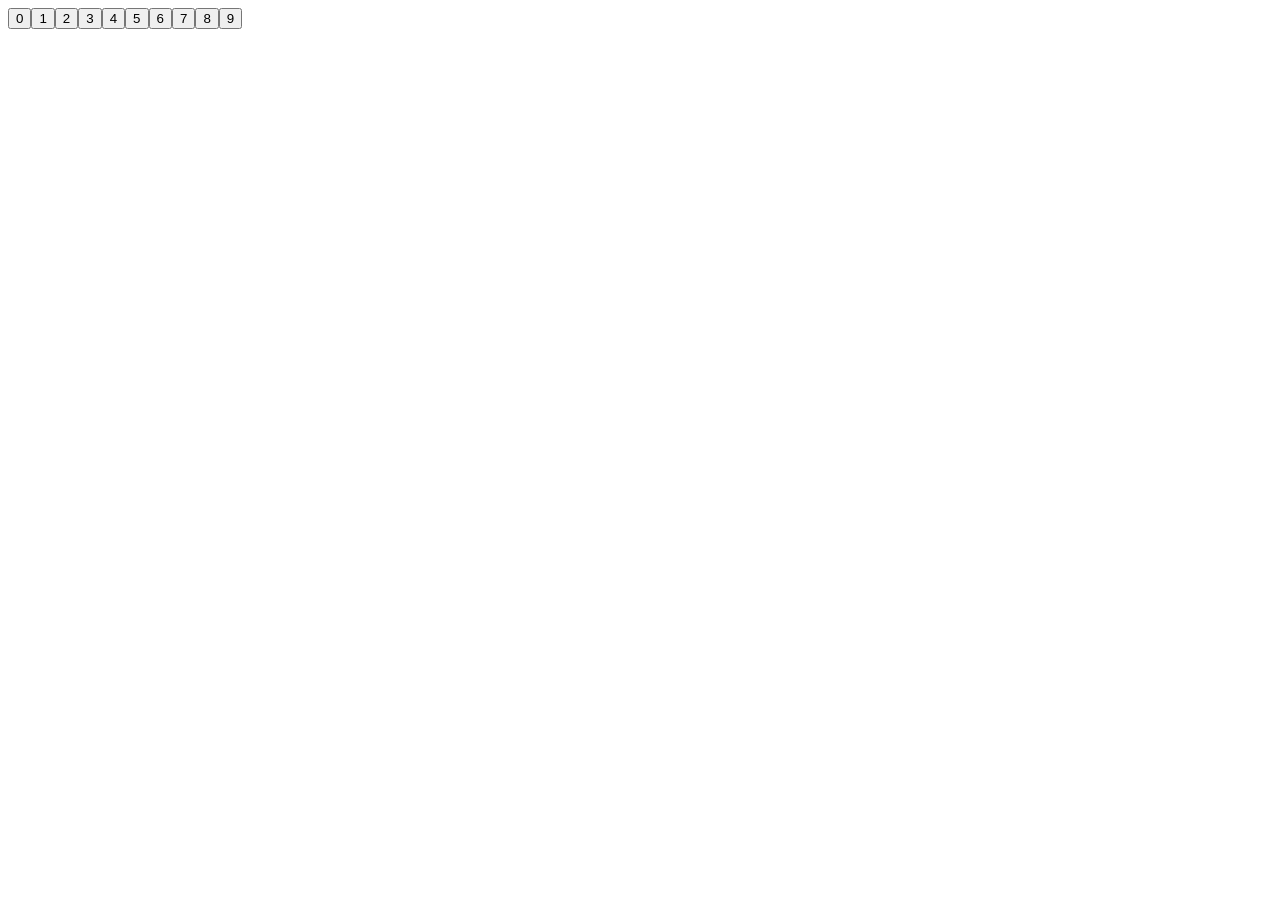
<file: calculator/index.html>
<!DOCTYPE html>
<html lang="en">

<head>
   <meta charset="UTF-8">
   <meta name="viewport" content="width=device-width, initial-scale=1.0">
   <title>Document</title>
</head>

<body>
   <main>
      <div id="root">

      </div>
   </main>

   <script src="./script.js"></script>
</body>

</html>
</file>
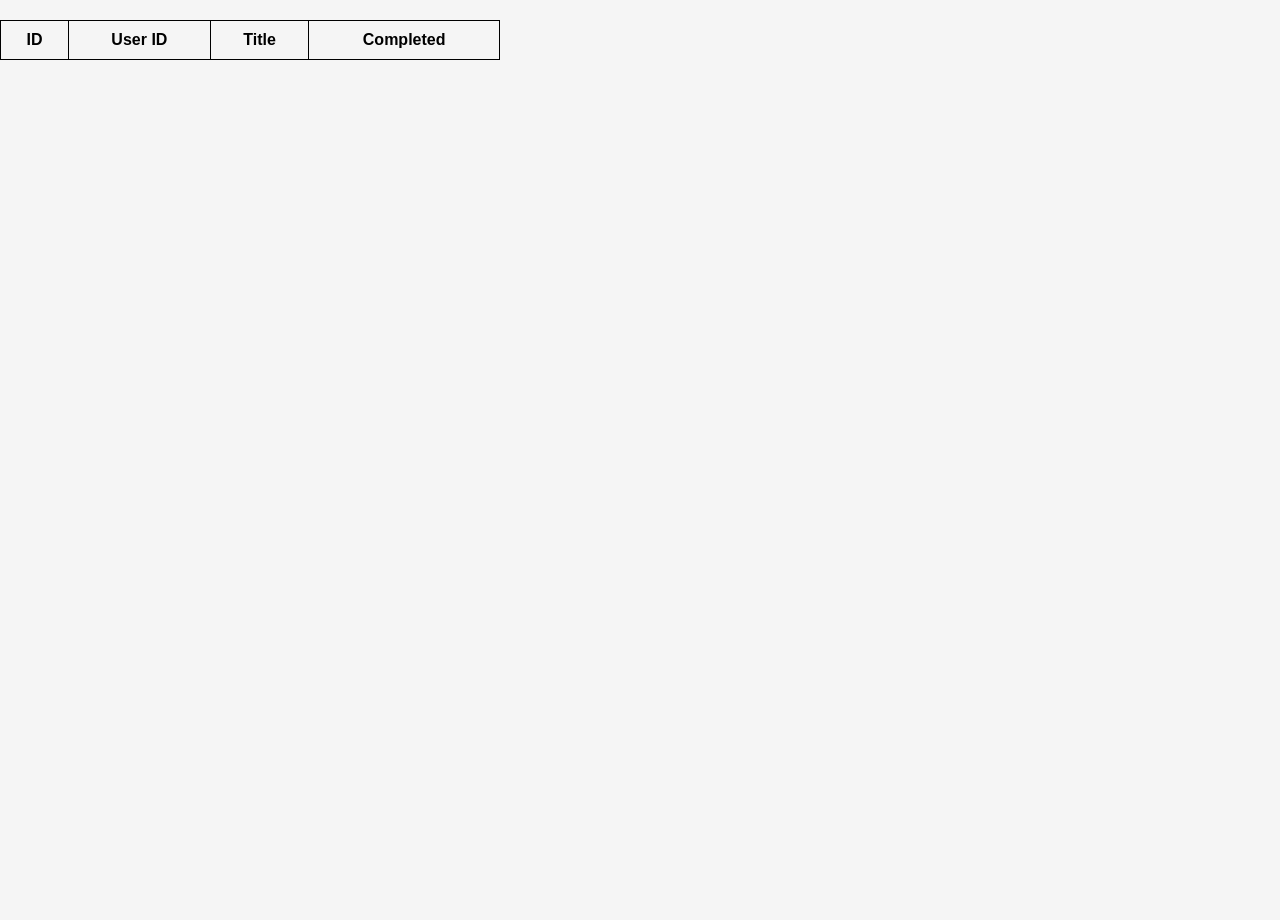
<file: js-array-lesson/index.html>
<!DOCTYPE html>
<html lang="uz">

<head>
   <meta charset="UTF-8" />
   <meta name="viewport" content="width=device-width, initial-scale=1.0" />

   <title>JavaScript Array Lab</title>

   <link rel="stylesheet" href="style.css" />
</head>

<body>
   <table>
      <thead>
         <tr>
            <th>ID</th>
            <th>User ID</th>
            <th>Title</th>
            <th>Completed</th>
         </tr>
      </thead>
      <tbody id="todo-table-body">
      </tbody>
   </table>
   <script>
      const todoData = () => {
         fetch('https://jsonplaceholder.typicode.com/todos')
            .then(response => response.json())
            .then(data => {
               const tableBody = document.getElementById('todo-table-body');
               var i = 0;
               data.forEach(todo => {
                  if ()

                     const row = document.createElement('tr');
                  row.innerHTML = `
                     <td>${todo.id}</td>
                     <td>${todo.userId}</td>
                     <td>${todo.title}</td>
                     <td>${todo.completed}</td>
                  `;
                  tableBody.appendChild(row);
               });
            })
            .catch(error => console.error('Error fetching data:', error));
      }
      todoData();
   </script>

</body>

</html>
</file>
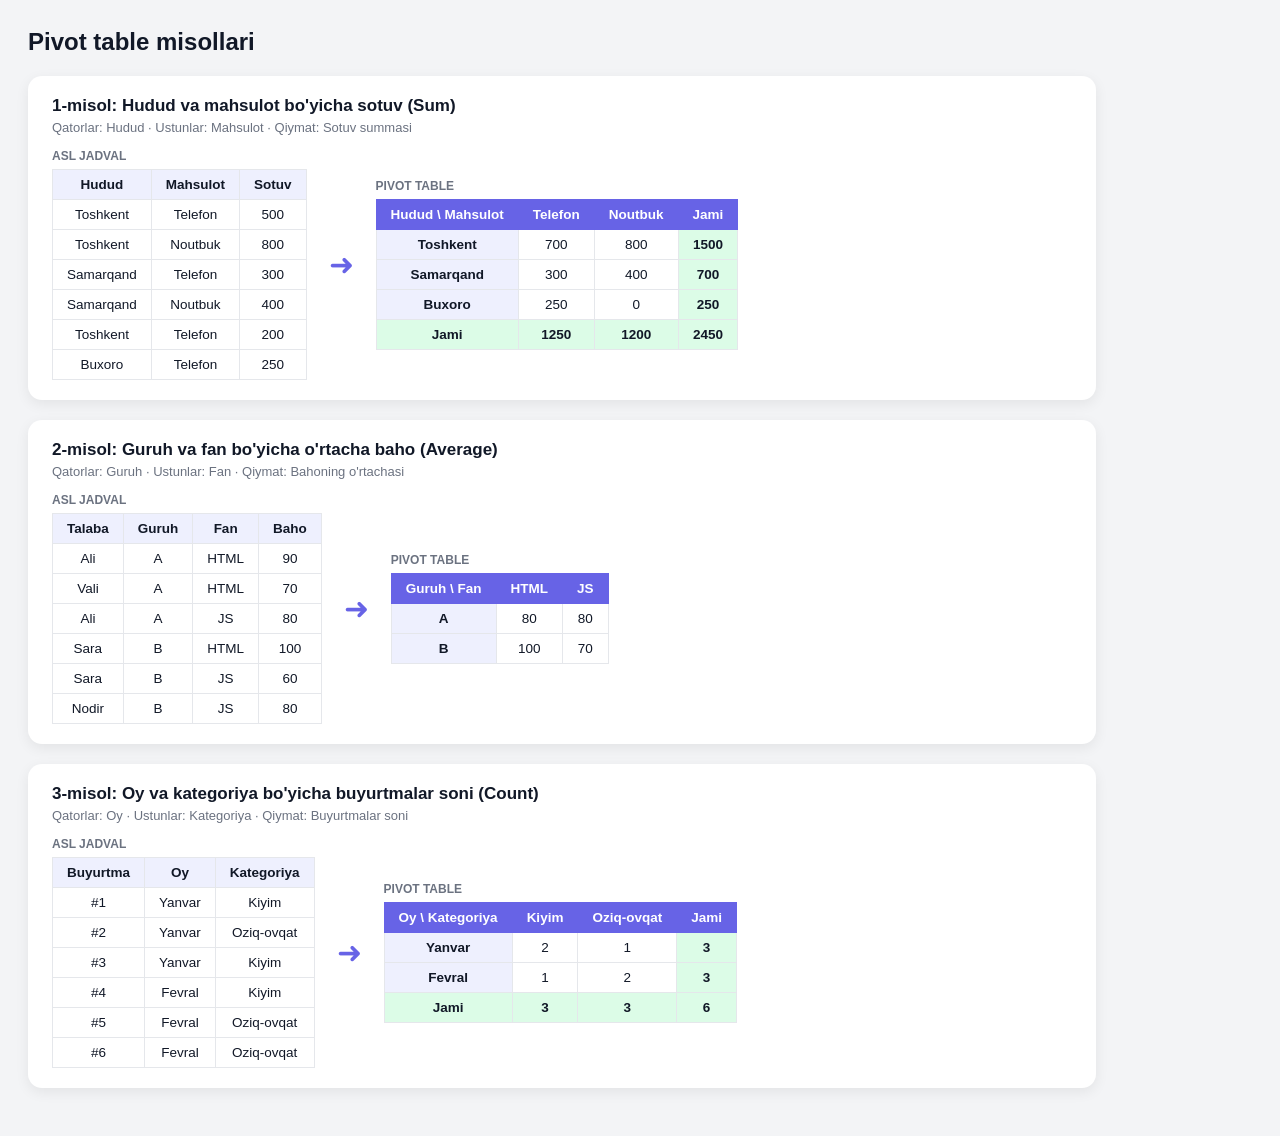
<file: pivot-examples/index.html>
<!DOCTYPE html>
<html lang="uz">
<head>
   <meta charset="UTF-8">
   <title>Pivot table misollari</title>
   <style>
      * { margin: 0; padding: 0; box-sizing: border-box; }
      body { font-family: 'Segoe UI', Arial, sans-serif; background: #f3f4f6; color: #111827; padding: 28px; width: 1124px; }
      h1 { font-size: 24px; margin-bottom: 20px; }
      .example { background: #fff; border-radius: 14px; padding: 20px 24px; margin-bottom: 20px; box-shadow: 0 4px 14px rgba(0,0,0,.07); }
      .example h2 { font-size: 17px; margin-bottom: 4px; }
      .example .note { font-size: 13px; color: #6b7280; margin-bottom: 14px; }
      .flow { display: flex; align-items: center; gap: 22px; }
      .arrow { font-size: 30px; color: #6763e6; }
      .block span { display: block; font-size: 12px; font-weight: 600; text-transform: uppercase; color: #6b7280; margin-bottom: 6px; }
      table { border-collapse: collapse; font-size: 13.5px; }
      th, td { border: 1px solid #e5e7eb; padding: 7px 14px; text-align: center; }
      th { background: #f9fafb; font-weight: 600; }
      .src th { background: #eef0fe; }
      .pv th { background: #6763e6; color: #fff; border-color: #6763e6; }
      .pv td:first-child { background: #eef0fe; font-weight: 600; }
      .pv .total, .pv .sum td { background: #dcfce7; font-weight: 700; }
   </style>
</head>
<body>
   <h1>Pivot table misollari</h1>

   <div class="example">
      <h2>1-misol: Hudud va mahsulot bo'yicha sotuv (Sum)</h2>
      <p class="note">Qatorlar: Hudud · Ustunlar: Mahsulot · Qiymat: Sotuv summasi</p>
      <div class="flow">
         <div class="block src"><span>Asl jadval</span>
            <table>
               <tr><th>Hudud</th><th>Mahsulot</th><th>Sotuv</th></tr>
               <tr><td>Toshkent</td><td>Telefon</td><td>500</td></tr>
               <tr><td>Toshkent</td><td>Noutbuk</td><td>800</td></tr>
               <tr><td>Samarqand</td><td>Telefon</td><td>300</td></tr>
               <tr><td>Samarqand</td><td>Noutbuk</td><td>400</td></tr>
               <tr><td>Toshkent</td><td>Telefon</td><td>200</td></tr>
               <tr><td>Buxoro</td><td>Telefon</td><td>250</td></tr>
            </table>
         </div>
         <div class="arrow">➜</div>
         <div class="block pv"><span>Pivot table</span>
            <table>
               <tr><th>Hudud \ Mahsulot</th><th>Telefon</th><th>Noutbuk</th><th>Jami</th></tr>
               <tr><td>Toshkent</td><td>700</td><td>800</td><td class="total">1500</td></tr>
               <tr><td>Samarqand</td><td>300</td><td>400</td><td class="total">700</td></tr>
               <tr><td>Buxoro</td><td>250</td><td>0</td><td class="total">250</td></tr>
               <tr class="sum"><td>Jami</td><td>1250</td><td>1200</td><td>2450</td></tr>
            </table>
         </div>
      </div>
   </div>

   <div class="example">
      <h2>2-misol: Guruh va fan bo'yicha o'rtacha baho (Average)</h2>
      <p class="note">Qatorlar: Guruh · Ustunlar: Fan · Qiymat: Bahoning o'rtachasi</p>
      <div class="flow">
         <div class="block src"><span>Asl jadval</span>
            <table>
               <tr><th>Talaba</th><th>Guruh</th><th>Fan</th><th>Baho</th></tr>
               <tr><td>Ali</td><td>A</td><td>HTML</td><td>90</td></tr>
               <tr><td>Vali</td><td>A</td><td>HTML</td><td>70</td></tr>
               <tr><td>Ali</td><td>A</td><td>JS</td><td>80</td></tr>
               <tr><td>Sara</td><td>B</td><td>HTML</td><td>100</td></tr>
               <tr><td>Sara</td><td>B</td><td>JS</td><td>60</td></tr>
               <tr><td>Nodir</td><td>B</td><td>JS</td><td>80</td></tr>
            </table>
         </div>
         <div class="arrow">➜</div>
         <div class="block pv"><span>Pivot table</span>
            <table>
               <tr><th>Guruh \ Fan</th><th>HTML</th><th>JS</th></tr>
               <tr><td>A</td><td>80</td><td>80</td></tr>
               <tr><td>B</td><td>100</td><td>70</td></tr>
            </table>
         </div>
      </div>
   </div>

   <div class="example">
      <h2>3-misol: Oy va kategoriya bo'yicha buyurtmalar soni (Count)</h2>
      <p class="note">Qatorlar: Oy · Ustunlar: Kategoriya · Qiymat: Buyurtmalar soni</p>
      <div class="flow">
         <div class="block src"><span>Asl jadval</span>
            <table>
               <tr><th>Buyurtma</th><th>Oy</th><th>Kategoriya</th></tr>
               <tr><td>#1</td><td>Yanvar</td><td>Kiyim</td></tr>
               <tr><td>#2</td><td>Yanvar</td><td>Oziq-ovqat</td></tr>
               <tr><td>#3</td><td>Yanvar</td><td>Kiyim</td></tr>
               <tr><td>#4</td><td>Fevral</td><td>Kiyim</td></tr>
               <tr><td>#5</td><td>Fevral</td><td>Oziq-ovqat</td></tr>
               <tr><td>#6</td><td>Fevral</td><td>Oziq-ovqat</td></tr>
            </table>
         </div>
         <div class="arrow">➜</div>
         <div class="block pv"><span>Pivot table</span>
            <table>
               <tr><th>Oy \ Kategoriya</th><th>Kiyim</th><th>Oziq-ovqat</th><th>Jami</th></tr>
               <tr><td>Yanvar</td><td>2</td><td>1</td><td class="total">3</td></tr>
               <tr><td>Fevral</td><td>1</td><td>2</td><td class="total">3</td></tr>
               <tr class="sum"><td>Jami</td><td>3</td><td>3</td><td>6</td></tr>
            </table>
         </div>
      </div>
   </div>
</body>
</html>
</file>
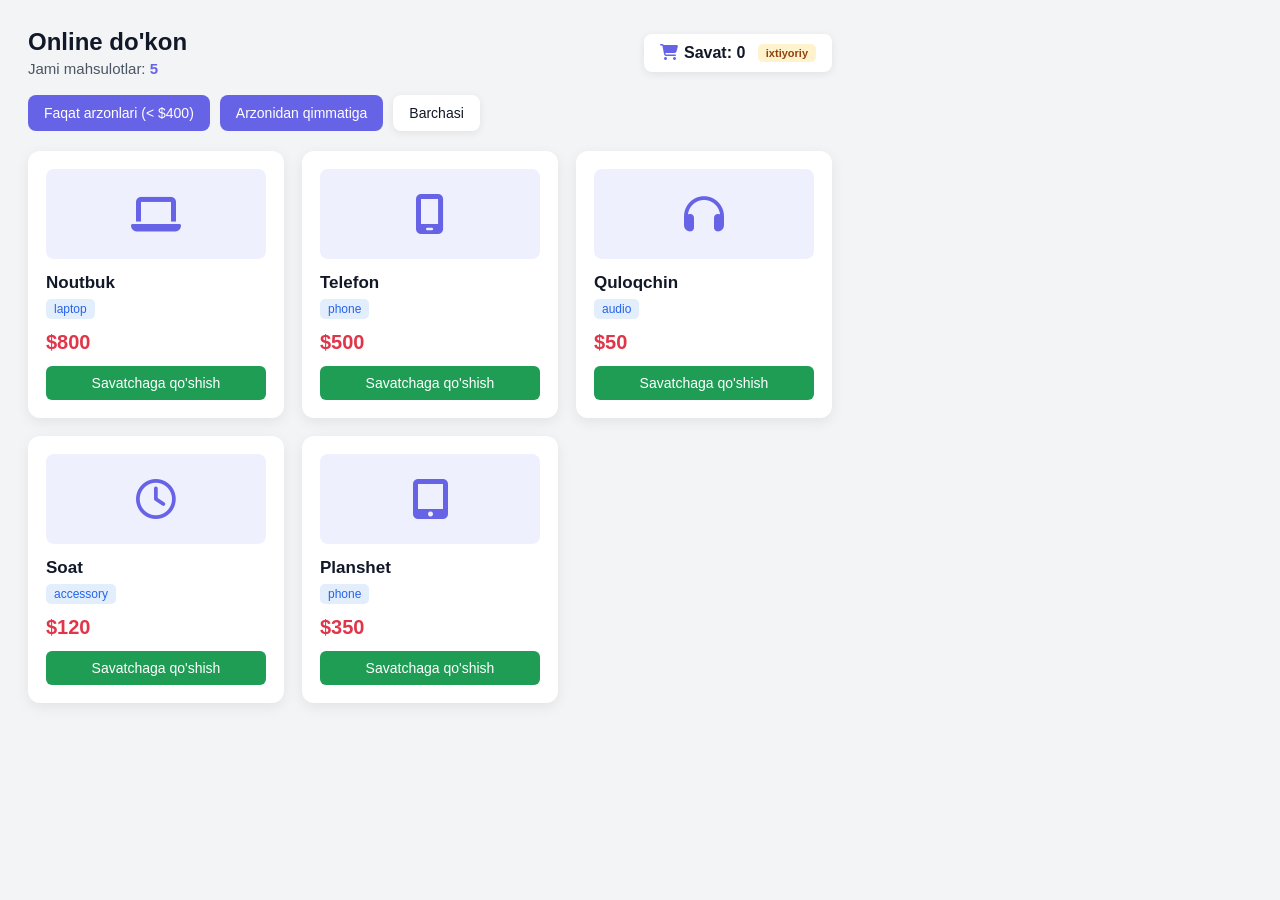
<file: products-task/index.html>
<!DOCTYPE html>
<html lang="uz">
<head>
   <meta charset="UTF-8">
   <title>Online do'kon</title>
   <link rel="stylesheet" href="https://cdnjs.cloudflare.com/ajax/libs/font-awesome/6.5.1/css/all.min.css">
   <style>
      * { margin: 0; padding: 0; box-sizing: border-box; }
      body { font-family: 'Segoe UI', Arial, sans-serif; background: #f3f4f6; color: #111827; padding: 28px; width: 860px; }
      header { display: flex; justify-content: space-between; align-items: center; margin-bottom: 18px; }
      h1 { font-size: 24px; }
      .count { font-size: 15px; color: #4b5563; margin-top: 4px; }
      .count b { color: #6763e6; }
      .cart { background: #fff; padding: 10px 16px; border-radius: 8px; font-weight: 600; box-shadow: 0 2px 8px rgba(0,0,0,.08); }
      .cart i { color: #6763e6; margin-right: 6px; }
      .tools { display: flex; gap: 10px; margin-bottom: 20px; }
      .tools button { border: none; padding: 10px 16px; border-radius: 8px; font-size: 14px; font-weight: 500; background: #6763e6; color: #fff; }
      .tools .light { background: #fff; color: #111827; box-shadow: 0 2px 8px rgba(0,0,0,.08); }
      .grid { display: grid; grid-template-columns: repeat(3, 1fr); gap: 18px; }
      .card { background: #fff; border-radius: 12px; padding: 18px; box-shadow: 0 4px 14px rgba(0,0,0,.07); }
      .card .icon { height: 90px; border-radius: 8px; background: #eef0fe; color: #6763e6; font-size: 40px; display: flex; align-items: center; justify-content: center; margin-bottom: 14px; }
      .card h3 { font-size: 17px; margin-bottom: 6px; }
      .tag { display: inline-block; background: #e3eefd; color: #2563eb; font-size: 12px; padding: 3px 8px; border-radius: 5px; }
      .price { font-size: 20px; font-weight: 700; color: #e0364a; margin: 12px 0; }
      .add { width: 100%; border: none; padding: 9px; border-radius: 6px; background: #1f9d55; color: #fff; font-size: 14px; font-weight: 500; }
      .opt { font-size: 11px; background: #fef3cd; color: #92400e; padding: 3px 8px; border-radius: 5px; font-weight: 600; margin-left: 8px; vertical-align: middle; }
   </style>
</head>
<body>
   <header>
      <div>
         <h1>Online do'kon</h1>
         <p class="count">Jami mahsulotlar: <b>5</b></p>
      </div>
      <div class="cart"><i class="fa-solid fa-cart-shopping"></i>Savat: 0 <span class="opt">ixtiyoriy</span></div>
   </header>

   <div class="tools">
      <button>Faqat arzonlari (&lt; $400)</button>
      <button>Arzonidan qimmatiga</button>
      <button class="light">Barchasi</button>
   </div>

   <div class="grid">
      <div class="card"><div class="icon"><i class="fa-solid fa-laptop"></i></div><h3>Noutbuk</h3><span class="tag">laptop</span><p class="price">$800</p><button class="add">Savatchaga qo'shish</button></div>
      <div class="card"><div class="icon"><i class="fa-solid fa-mobile-screen"></i></div><h3>Telefon</h3><span class="tag">phone</span><p class="price">$500</p><button class="add">Savatchaga qo'shish</button></div>
      <div class="card"><div class="icon"><i class="fa-solid fa-headphones"></i></div><h3>Quloqchin</h3><span class="tag">audio</span><p class="price">$50</p><button class="add">Savatchaga qo'shish</button></div>
      <div class="card"><div class="icon"><i class="fa-regular fa-clock"></i></div><h3>Soat</h3><span class="tag">accessory</span><p class="price">$120</p><button class="add">Savatchaga qo'shish</button></div>
      <div class="card"><div class="icon"><i class="fa-solid fa-tablet-screen-button"></i></div><h3>Planshet</h3><span class="tag">phone</span><p class="price">$350</p><button class="add">Savatchaga qo'shish</button></div>
   </div>
</body>
</html>
</file>
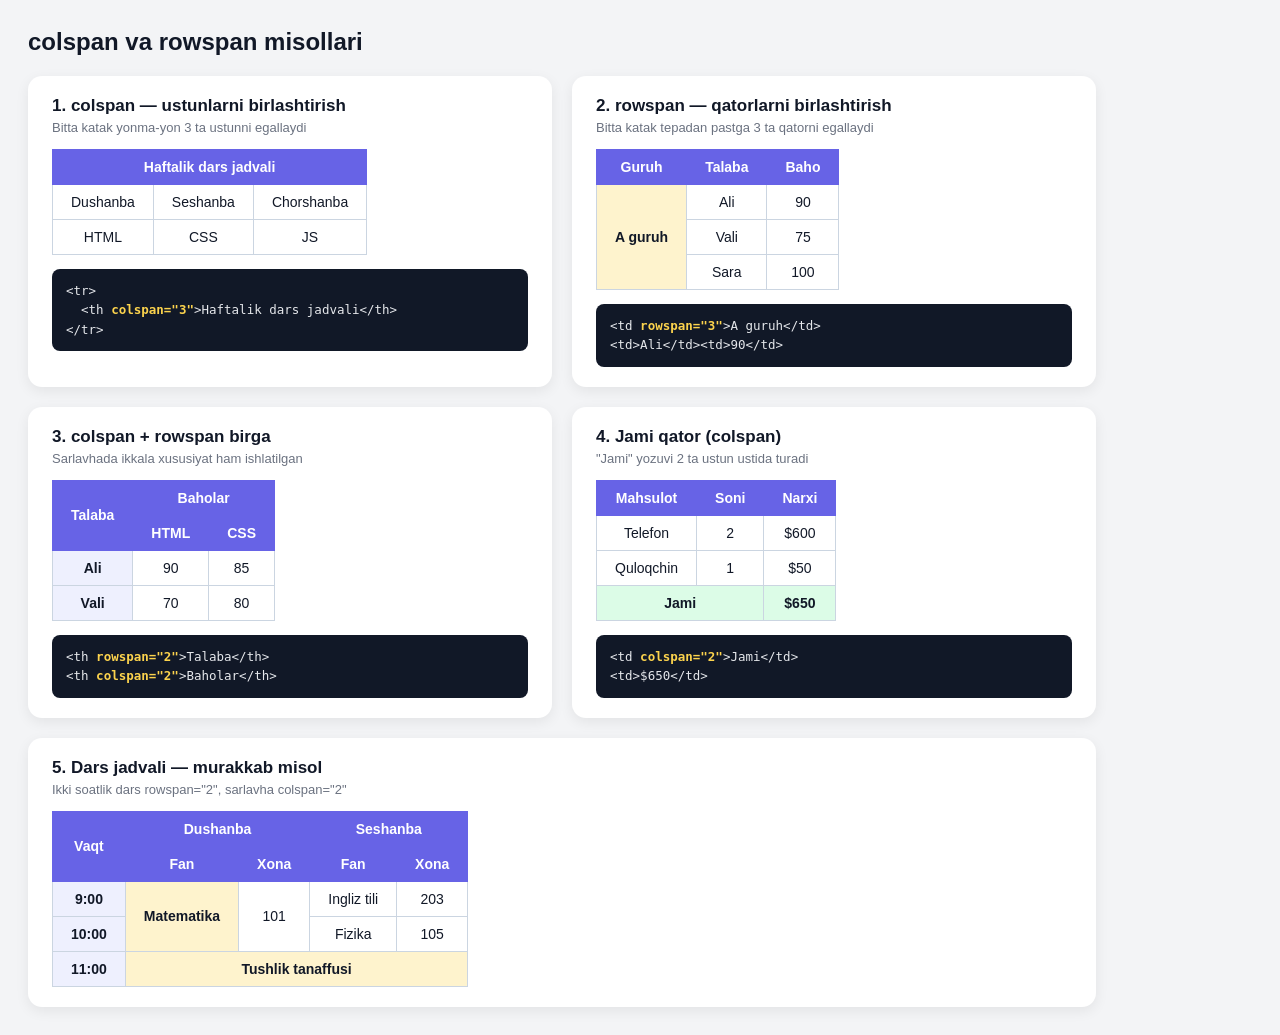
<file: span-examples/index.html>
<!DOCTYPE html>
<html lang="uz">
<head>
   <meta charset="UTF-8">
   <title>colspan va rowspan misollari</title>
   <style>
      * { margin: 0; padding: 0; box-sizing: border-box; }
      body { font-family: 'Segoe UI', Arial, sans-serif; background: #f3f4f6; color: #111827; padding: 28px; width: 1124px; }
      h1 { font-size: 24px; margin-bottom: 20px; }
      .grid { display: grid; grid-template-columns: 1fr 1fr; gap: 20px; }
      .example { background: #fff; border-radius: 14px; padding: 20px 24px; box-shadow: 0 4px 14px rgba(0,0,0,.07); }
      .example.wide { grid-column: span 2; }
      .example h2 { font-size: 17px; margin-bottom: 4px; }
      .note { font-size: 13px; color: #6b7280; margin-bottom: 14px; }
      pre { background: #111827; color: #e5e7eb; font-size: 12.5px; line-height: 1.55; padding: 12px 14px; border-radius: 8px; margin-top: 14px; font-family: Consolas, 'DejaVu Sans Mono', monospace; }
      pre b { color: #fcd34d; }
      table { border-collapse: collapse; font-size: 14px; }
      th, td { border: 1px solid #cbd5e1; padding: 9px 18px; text-align: center; }
      th { background: #6763e6; color: #fff; border-color: #6763e6; }
      td.span { background: #fef3cd; font-weight: 600; }
      td.name { background: #eef0fe; font-weight: 600; }
      td.total { background: #dcfce7; font-weight: 700; }
   </style>
</head>
<body>
   <h1>colspan va rowspan misollari</h1>

   <div class="grid">

      <div class="example">
         <h2>1. colspan — ustunlarni birlashtirish</h2>
         <p class="note">Bitta katak yonma-yon 3 ta ustunni egallaydi</p>
         <table>
            <tr><th colspan="3">Haftalik dars jadvali</th></tr>
            <tr><td>Dushanba</td><td>Seshanba</td><td>Chorshanba</td></tr>
            <tr><td>HTML</td><td>CSS</td><td>JS</td></tr>
         </table>
<pre>&lt;tr&gt;
  &lt;th <b>colspan="3"</b>&gt;Haftalik dars jadvali&lt;/th&gt;
&lt;/tr&gt;</pre>
      </div>

      <div class="example">
         <h2>2. rowspan — qatorlarni birlashtirish</h2>
         <p class="note">Bitta katak tepadan pastga 3 ta qatorni egallaydi</p>
         <table>
            <tr><th>Guruh</th><th>Talaba</th><th>Baho</th></tr>
            <tr><td class="span" rowspan="3">A guruh</td><td>Ali</td><td>90</td></tr>
            <tr><td>Vali</td><td>75</td></tr>
            <tr><td>Sara</td><td>100</td></tr>
         </table>
<pre>&lt;td <b>rowspan="3"</b>&gt;A guruh&lt;/td&gt;
&lt;td&gt;Ali&lt;/td&gt;&lt;td&gt;90&lt;/td&gt;</pre>
      </div>

      <div class="example">
         <h2>3. colspan + rowspan birga</h2>
         <p class="note">Sarlavhada ikkala xususiyat ham ishlatilgan</p>
         <table>
            <tr><th rowspan="2">Talaba</th><th colspan="2">Baholar</th></tr>
            <tr><th>HTML</th><th>CSS</th></tr>
            <tr><td class="name">Ali</td><td>90</td><td>85</td></tr>
            <tr><td class="name">Vali</td><td>70</td><td>80</td></tr>
         </table>
<pre>&lt;th <b>rowspan="2"</b>&gt;Talaba&lt;/th&gt;
&lt;th <b>colspan="2"</b>&gt;Baholar&lt;/th&gt;</pre>
      </div>

      <div class="example">
         <h2>4. Jami qator (colspan)</h2>
         <p class="note">"Jami" yozuvi 2 ta ustun ustida turadi</p>
         <table>
            <tr><th>Mahsulot</th><th>Soni</th><th>Narxi</th></tr>
            <tr><td>Telefon</td><td>2</td><td>$600</td></tr>
            <tr><td>Quloqchin</td><td>1</td><td>$50</td></tr>
            <tr><td class="total" colspan="2">Jami</td><td class="total">$650</td></tr>
         </table>
<pre>&lt;td <b>colspan="2"</b>&gt;Jami&lt;/td&gt;
&lt;td&gt;$650&lt;/td&gt;</pre>
      </div>

      <div class="example wide">
         <h2>5. Dars jadvali — murakkab misol</h2>
         <p class="note">Ikki soatlik dars rowspan="2", sarlavha colspan="2"</p>
         <table>
            <tr><th rowspan="2">Vaqt</th><th colspan="2">Dushanba</th><th colspan="2">Seshanba</th></tr>
            <tr><th>Fan</th><th>Xona</th><th>Fan</th><th>Xona</th></tr>
            <tr><td class="name">9:00</td><td class="span" rowspan="2">Matematika</td><td rowspan="2">101</td><td>Ingliz tili</td><td>203</td></tr>
            <tr><td class="name">10:00</td><td>Fizika</td><td>105</td></tr>
            <tr><td class="name">11:00</td><td class="span" colspan="4">Tushlik tanaffusi</td></tr>
         </table>
      </div>

   </div>
</body>
</html>
</file>
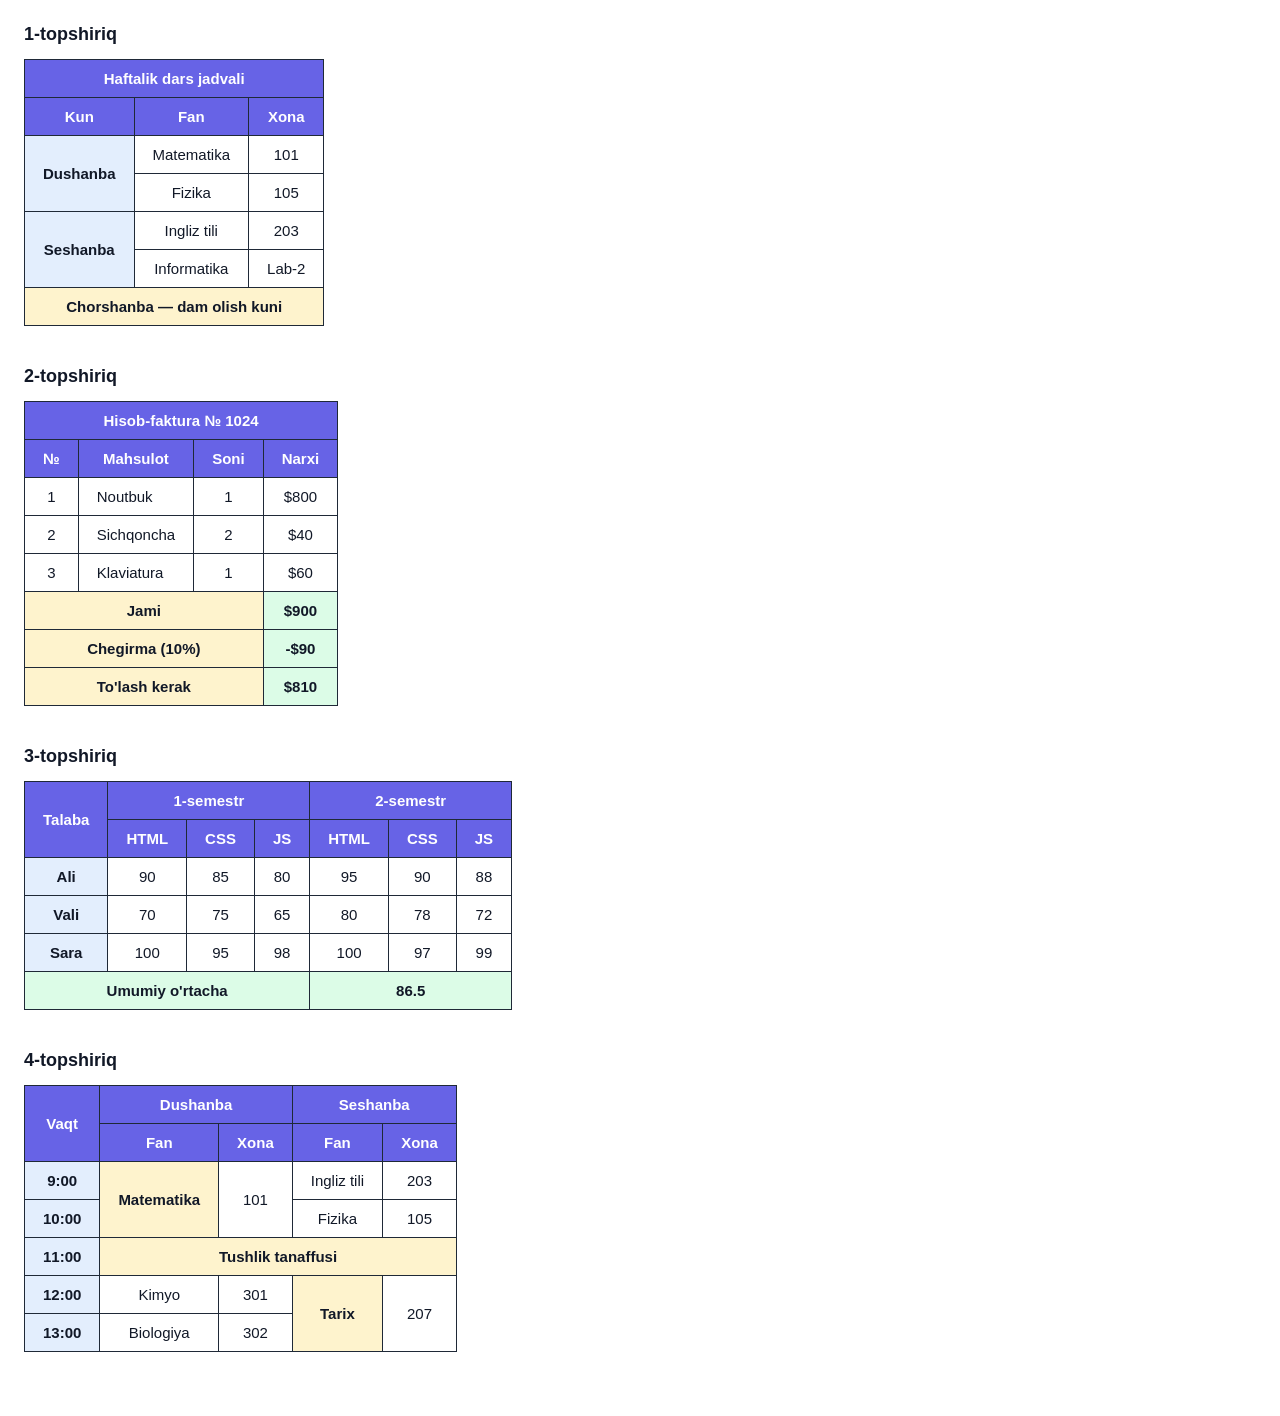
<file: table-tasks/index.html>
<!DOCTYPE html>
<html lang="uz">
<head>
   <meta charset="UTF-8">
   <title>Table topshiriqlari</title>
   <style>
      * { margin: 0; padding: 0; box-sizing: border-box; }
      body { font-family: 'Segoe UI', Arial, sans-serif; background: #fff; color: #111827; padding: 24px; width: 760px; }
      .tasks:has(:target) .task:not(:target) { display: none; }
      .task { margin-bottom: 40px; }
      .task h2 { font-size: 18px; margin-bottom: 14px; }
      table { border-collapse: collapse; font-size: 15px; }
      th, td { border: 1px solid #1f2937; padding: 10px 18px; text-align: center; }
      th { background: #6763e6; color: #fff; border-color: #1f2937; }
      td.l { text-align: left; }
      .y { background: #fef3cd; font-weight: 600; }
      .b { background: #e3eefd; font-weight: 600; }
      .g { background: #dcfce7; font-weight: 700; }
   </style>
</head>
<body>
<div class="tasks">

   <div class="task" id="t1">
      <h2>1-topshiriq</h2>
      <table>
         <tr><th colspan="3">Haftalik dars jadvali</th></tr>
         <tr><th>Kun</th><th>Fan</th><th>Xona</th></tr>
         <tr><td class="b" rowspan="2">Dushanba</td><td>Matematika</td><td>101</td></tr>
         <tr><td>Fizika</td><td>105</td></tr>
         <tr><td class="b" rowspan="2">Seshanba</td><td>Ingliz tili</td><td>203</td></tr>
         <tr><td>Informatika</td><td>Lab-2</td></tr>
         <tr><td class="y" colspan="3">Chorshanba — dam olish kuni</td></tr>
      </table>
   </div>

   <div class="task" id="t2">
      <h2>2-topshiriq</h2>
      <table>
         <tr><th colspan="4">Hisob-faktura № 1024</th></tr>
         <tr><th>№</th><th>Mahsulot</th><th>Soni</th><th>Narxi</th></tr>
         <tr><td>1</td><td class="l">Noutbuk</td><td>1</td><td>$800</td></tr>
         <tr><td>2</td><td class="l">Sichqoncha</td><td>2</td><td>$40</td></tr>
         <tr><td>3</td><td class="l">Klaviatura</td><td>1</td><td>$60</td></tr>
         <tr><td class="y" colspan="3">Jami</td><td class="g">$900</td></tr>
         <tr><td class="y" colspan="3">Chegirma (10%)</td><td class="g">-$90</td></tr>
         <tr><td class="y" colspan="3">To'lash kerak</td><td class="g">$810</td></tr>
      </table>
   </div>

   <div class="task" id="t3">
      <h2>3-topshiriq</h2>
      <table>
         <tr><th rowspan="2">Talaba</th><th colspan="3">1-semestr</th><th colspan="3">2-semestr</th></tr>
         <tr><th>HTML</th><th>CSS</th><th>JS</th><th>HTML</th><th>CSS</th><th>JS</th></tr>
         <tr><td class="b">Ali</td><td>90</td><td>85</td><td>80</td><td>95</td><td>90</td><td>88</td></tr>
         <tr><td class="b">Vali</td><td>70</td><td>75</td><td>65</td><td>80</td><td>78</td><td>72</td></tr>
         <tr><td class="b">Sara</td><td>100</td><td>95</td><td>98</td><td>100</td><td>97</td><td>99</td></tr>
         <tr><td class="g" colspan="4">Umumiy o'rtacha</td><td class="g" colspan="3">86.5</td></tr>
      </table>
   </div>

   <div class="task" id="t4">
      <h2>4-topshiriq</h2>
      <table>
         <tr><th rowspan="2">Vaqt</th><th colspan="2">Dushanba</th><th colspan="2">Seshanba</th></tr>
         <tr><th>Fan</th><th>Xona</th><th>Fan</th><th>Xona</th></tr>
         <tr><td class="b">9:00</td><td class="y" rowspan="2">Matematika</td><td rowspan="2">101</td><td>Ingliz tili</td><td>203</td></tr>
         <tr><td class="b">10:00</td><td>Fizika</td><td>105</td></tr>
         <tr><td class="b">11:00</td><td class="y" colspan="4">Tushlik tanaffusi</td></tr>
         <tr><td class="b">12:00</td><td>Kimyo</td><td>301</td><td class="y" rowspan="2">Tarix</td><td rowspan="2">207</td></tr>
         <tr><td class="b">13:00</td><td>Biologiya</td><td>302</td></tr>
      </table>
   </div>

</div>
</body>
</html>
</file>
<file: js-array-lesson/style.css>
*{
   margin: 0;
   padding: 0;
   box-sizing: border-box;
}
body{
   font-family: 'Poppins', sans-serif;
   background-color: #f5f5f5;
   width: 100%;
   height: 100vh;

}
table{
   width: 500px;
   border-collapse: collapse;
   margin-top: 20px;
}
th, td{
   border: 1px solid #000;
   padding: 10px;
   text-align: center;
}
</file>
